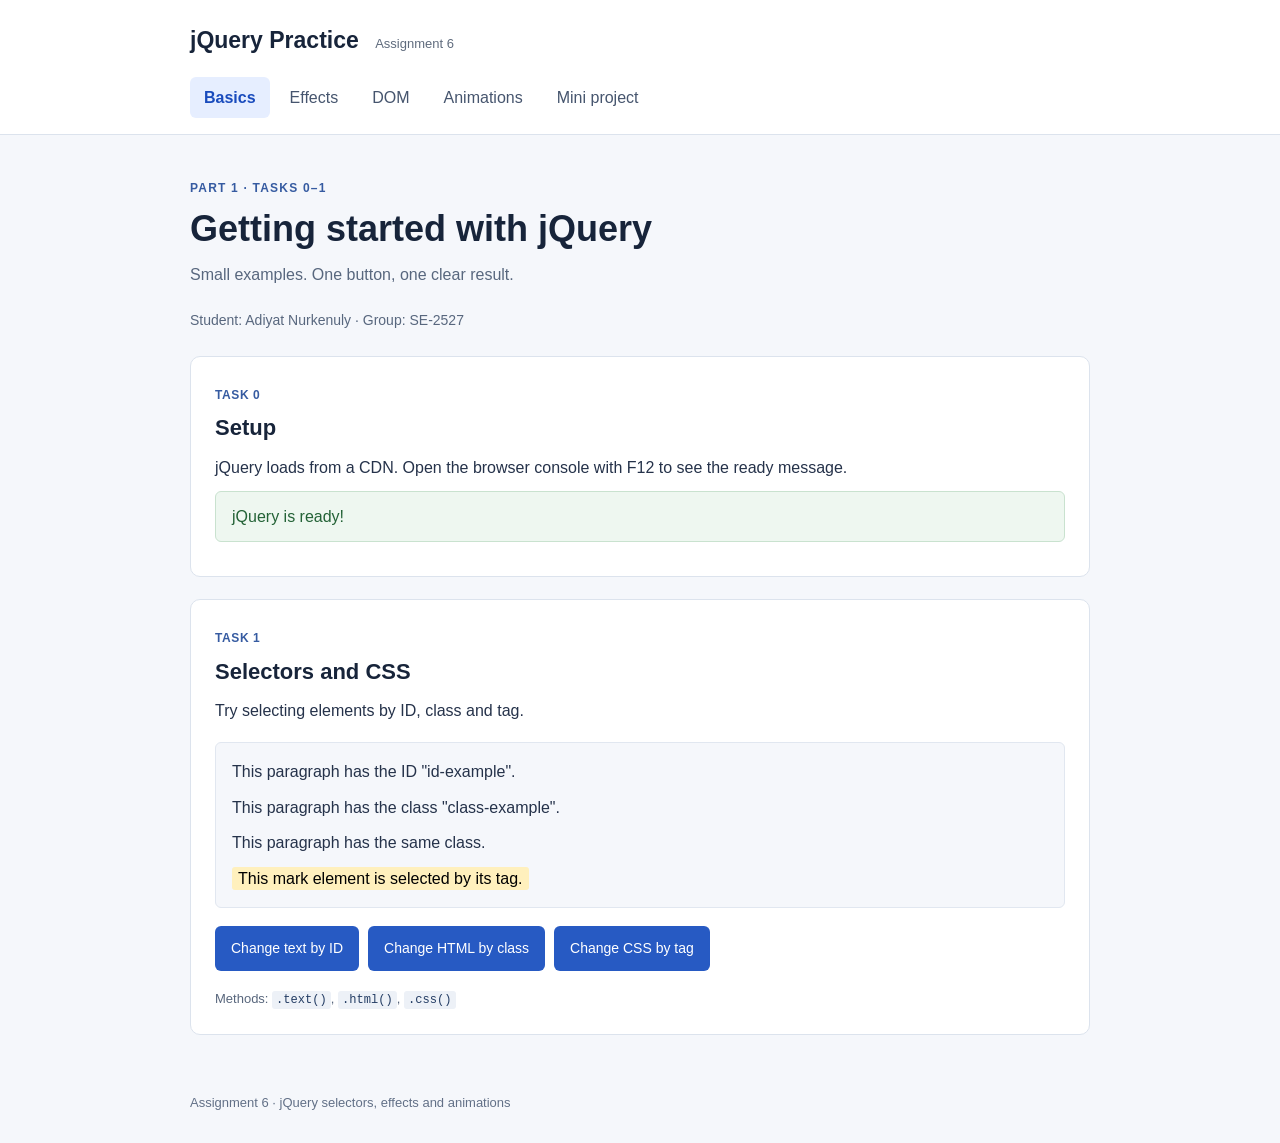
<file: index.html>
<!DOCTYPE html>
<html lang="en">
<head>
    <meta charset="UTF-8">
    <meta name="viewport" content="width=device-width, initial-scale=1.0">
    <meta name="description" content="Assignment 6: simple jQuery selectors, effects and animations.">
    <title>Basics | jQuery Assignment 6</title>
    <link rel="stylesheet" href="style.css">
</head>
<body>
    <header class="site-header">
        <div class="container">
            <a class="brand" href="index.html">jQuery Practice <span>Assignment 6</span></a>
            <nav aria-label="Main navigation">
                <a href="index.html" aria-current="page">Basics</a>
                <a href="effects.html">Effects</a>
                <a href="dom.html">DOM</a>
                <a href="animations.html">Animations</a>
                <a href="project.html">Mini project</a>
            </nav>
        </div>
    </header>

    <main class="container">
        <p class="eyebrow">PART 1 · TASKS 0–1</p>
        <h1>Getting started with jQuery</h1>
        <p class="intro">Small examples. One button, one clear result.</p>
        <p class="student">Student: Adiyat Nurkenuly · Group: SE-2527</p>

        <section class="card">
            <span class="task-label">Task 0</span>
            <h2>Setup</h2>
            <p>jQuery loads from a CDN. Open the browser console with F12 to see the ready message.</p>
            <p id="ready-status" class="status" role="status">Waiting for jQuery…</p>
        </section>

        <section class="card">
            <span class="task-label">Task 1</span>
            <h2>Selectors and CSS</h2>
            <p>Try selecting elements by ID, class and tag.</p>
            <div class="demo">
                <p id="id-example">This paragraph has the ID "id-example".</p>
                <p class="class-example">This paragraph has the class "class-example".</p>
                <p class="class-example">This paragraph has the same class.</p>
                <p><mark>This mark element is selected by its tag.</mark></p>
            </div>
            <div class="buttons">
                <button id="change-text" type="button">Change text by ID</button>
                <button id="change-html" type="button">Change HTML by class</button>
                <button id="change-style" type="button">Change CSS by tag</button>
            </div>
            <p class="hint">Methods: <code>.text()</code>, <code>.html()</code>, <code>.css()</code></p>
        </section>
    </main>

    <footer class="container">Assignment 6 · jQuery selectors, effects and animations</footer>
    <script src="https://code.jquery.com/jquery-3.7.1.min.js"></script>
    <script src="script.js"></script>
</body>
</html>
</file>
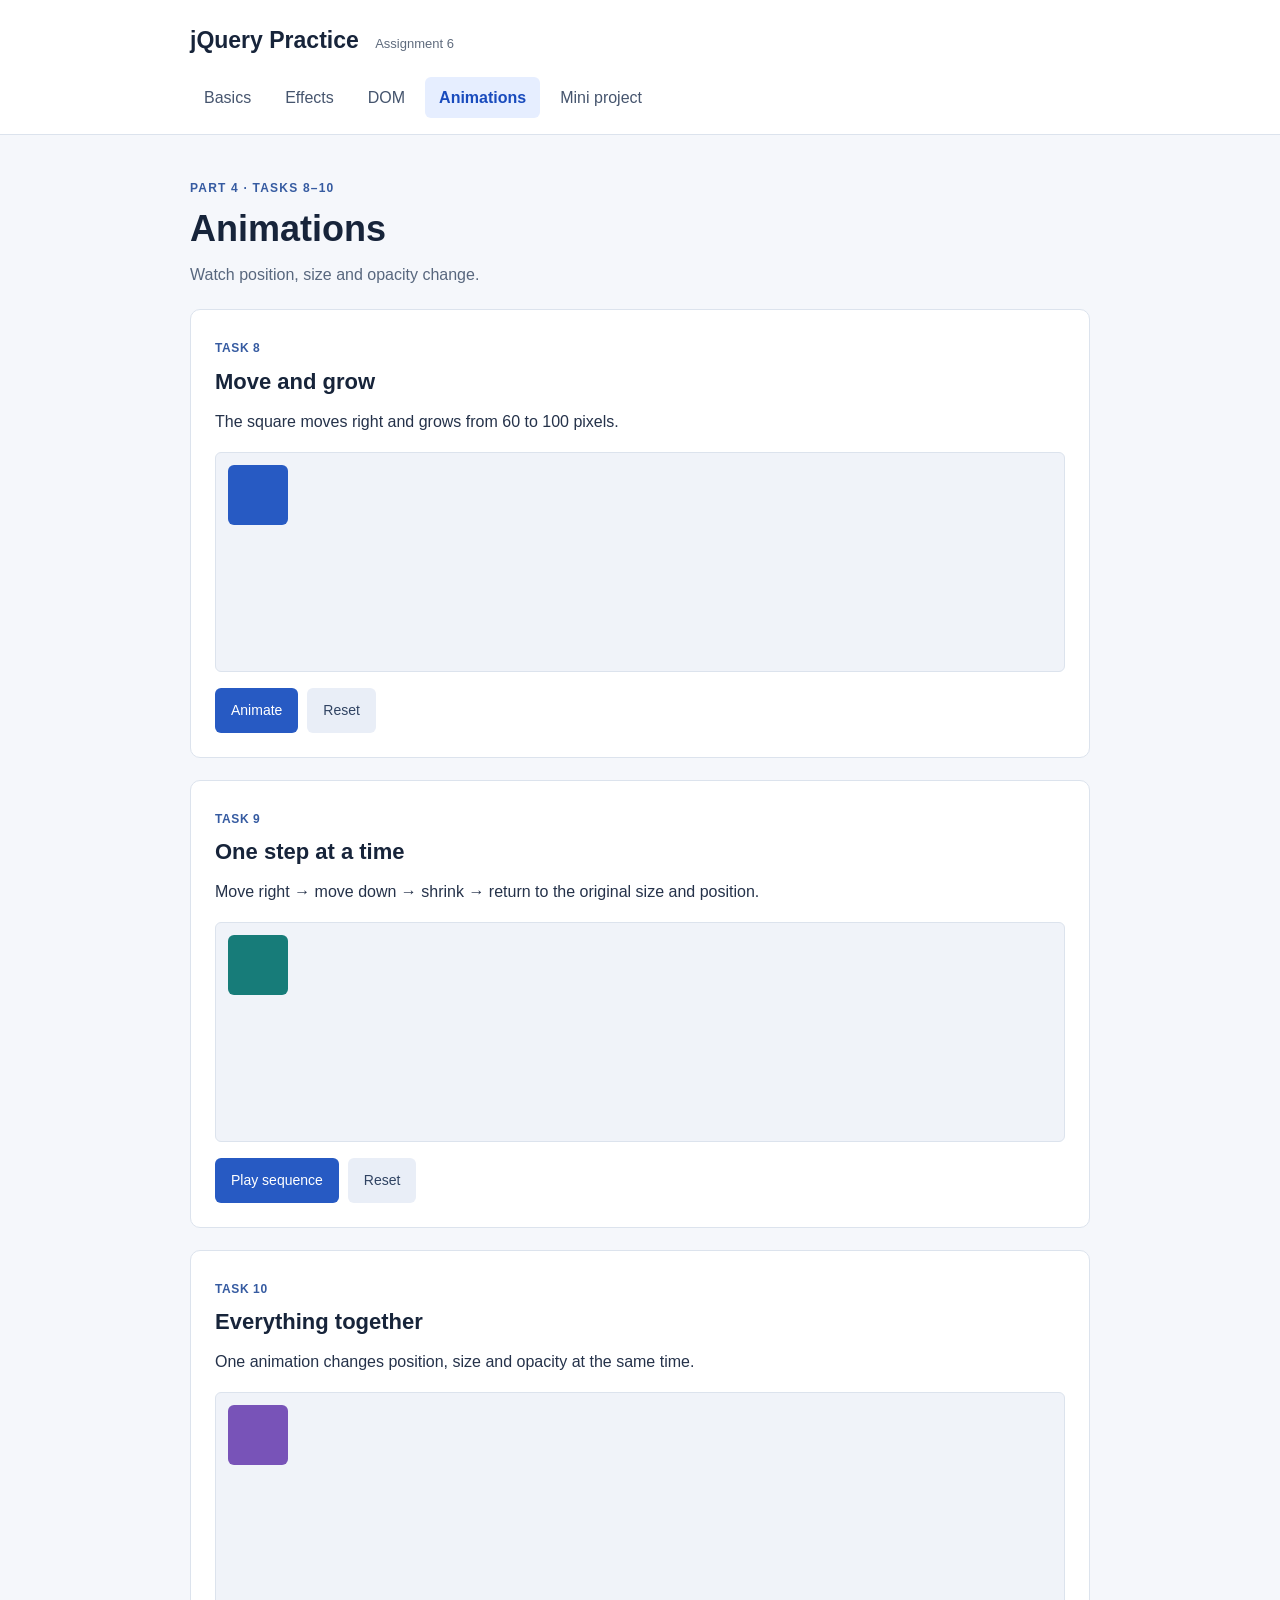
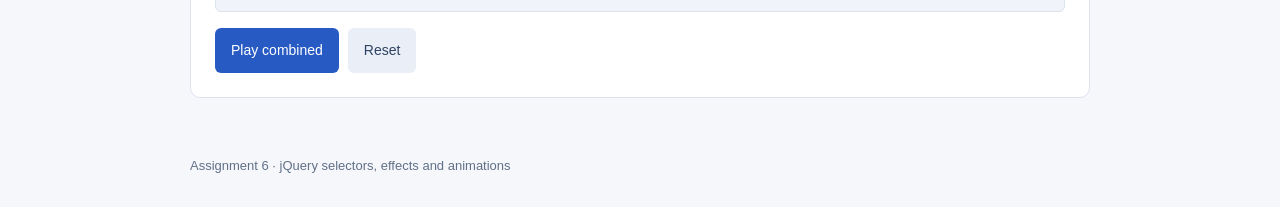
<file: animations.html>
<!DOCTYPE html>
<html lang="en">
<head>
    <meta charset="UTF-8">
    <meta name="viewport" content="width=device-width, initial-scale=1.0">
    <title>Animations | jQuery Assignment 6</title>
    <link rel="stylesheet" href="style.css">
</head>
<body>
    <header class="site-header">
        <div class="container">
            <a class="brand" href="index.html">jQuery Practice <span>Assignment 6</span></a>
            <nav aria-label="Main navigation">
                <a href="index.html">Basics</a>
                <a href="effects.html">Effects</a>
                <a href="dom.html">DOM</a>
                <a href="animations.html" aria-current="page">Animations</a>
                <a href="project.html">Mini project</a>
            </nav>
        </div>
    </header>

    <main class="container">
        <p class="eyebrow">PART 4 · TASKS 8–10</p>
        <h1>Animations</h1>
        <p class="intro">Watch position, size and opacity change.</p>

        <section class="card">
            <span class="task-label">Task 8</span>
            <h2>Move and grow</h2>
            <p>The square moves right and grows from 60 to 100 pixels.</p>
            <div class="animation-stage" aria-label="Basic animation area">
                <div id="basic-box" class="box" aria-label="Blue square"></div>
            </div>
            <div class="buttons">
                <button id="animate-basic" type="button">Animate</button>
                <button id="reset-basic" class="secondary" type="button">Reset</button>
            </div>
        </section>

        <section class="card">
            <span class="task-label">Task 9</span>
            <h2>One step at a time</h2>
            <p>Move right → move down → shrink → return to the original size and position.</p>
            <div class="animation-stage" aria-label="Sequential animation area">
                <div id="sequence-box" class="box teal" aria-label="Teal square"></div>
            </div>
            <div class="buttons">
                <button id="animate-sequence" type="button">Play sequence</button>
                <button id="reset-sequence" class="secondary" type="button">Reset</button>
            </div>
        </section>

        <section class="card">
            <span class="task-label">Task 10</span>
            <h2>Everything together</h2>
            <p>One animation changes position, size and opacity at the same time.</p>
            <div class="animation-stage" aria-label="Combined animation area">
                <div id="combined-box" class="box purple" aria-label="Purple square"></div>
            </div>
            <div class="buttons">
                <button id="animate-combined" type="button">Play combined</button>
                <button id="reset-combined" class="secondary" type="button">Reset</button>
            </div>
        </section>
    </main>

    <footer class="container">Assignment 6 · jQuery selectors, effects and animations</footer>
    <script src="https://code.jquery.com/jquery-3.7.1.min.js"></script>
    <script src="script.js"></script>
</body>
</html>
</file>
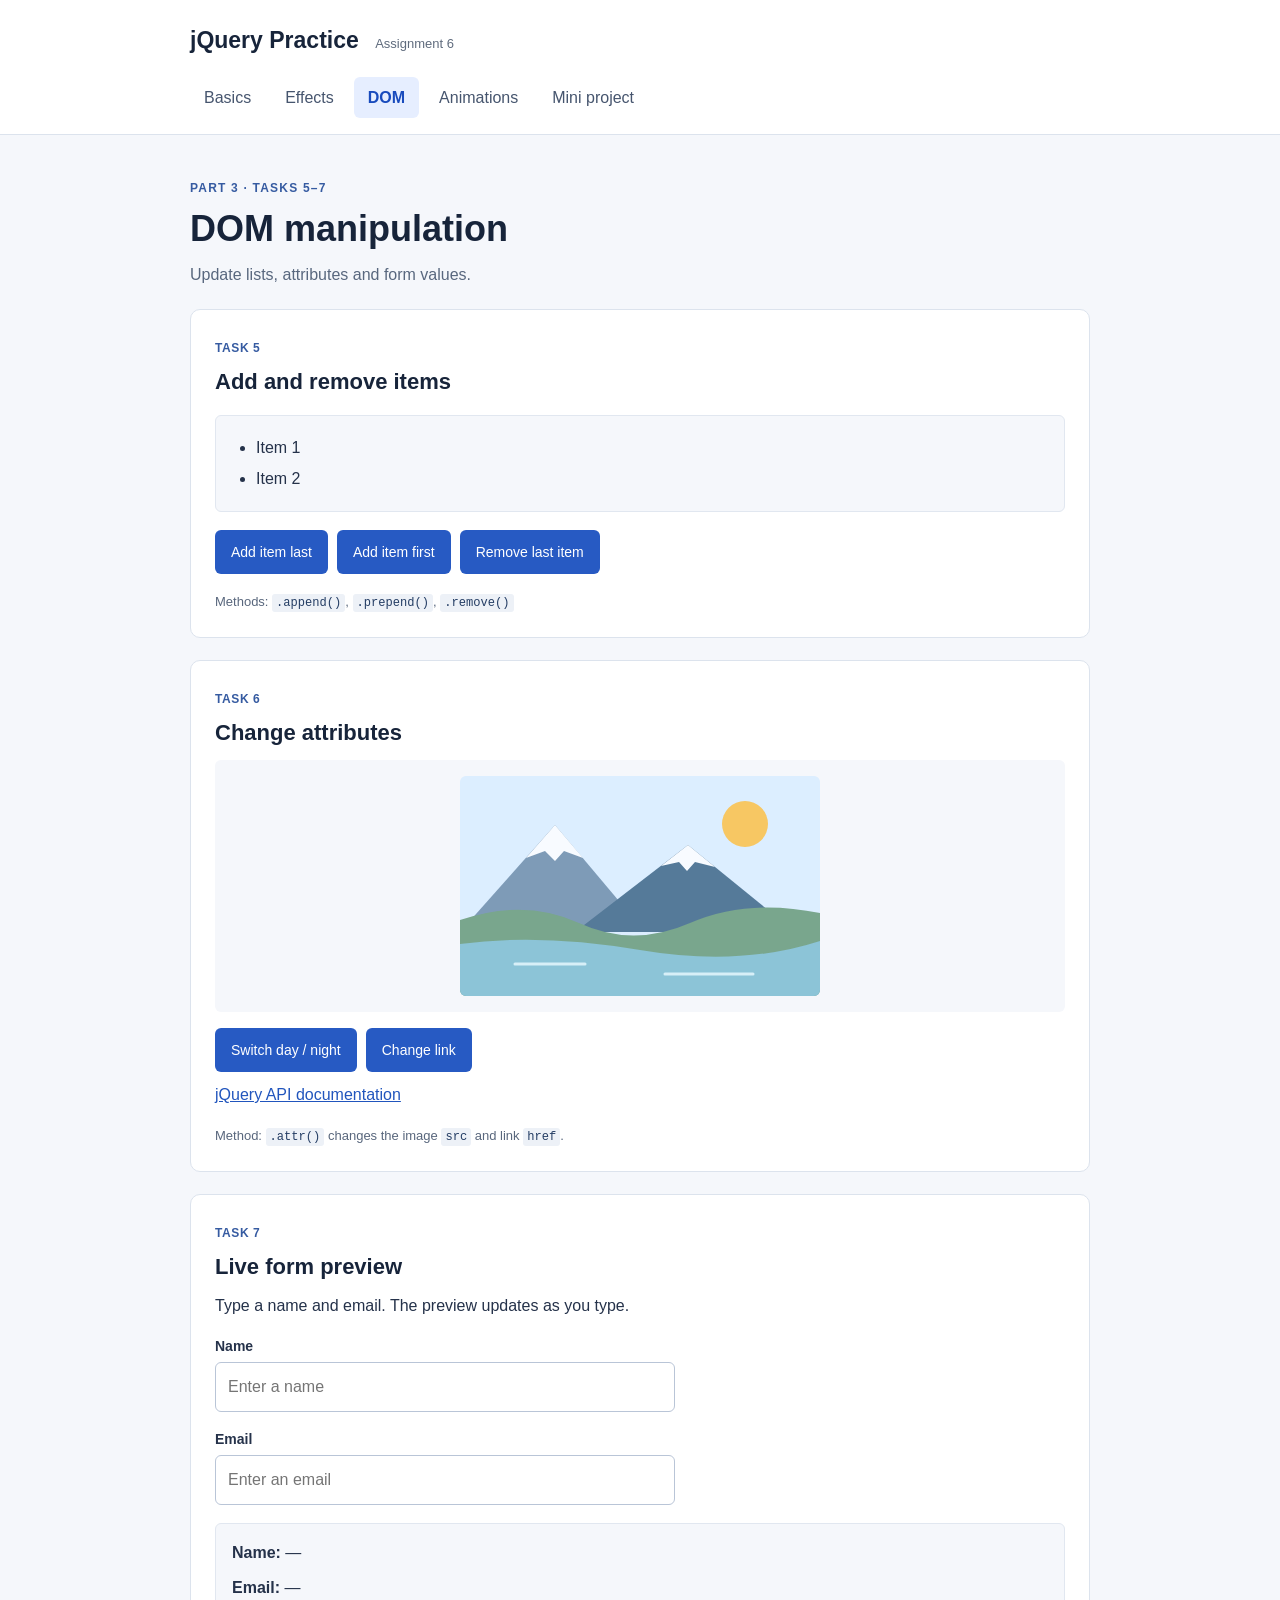
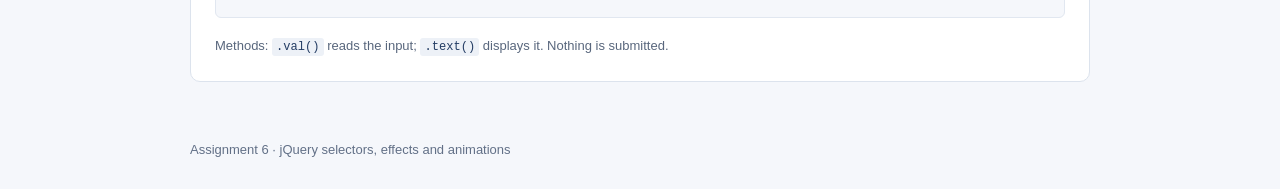
<file: dom.html>
<!DOCTYPE html>
<html lang="en">
<head>
    <meta charset="UTF-8">
    <meta name="viewport" content="width=device-width, initial-scale=1.0">
    <title>DOM | jQuery Assignment 6</title>
    <link rel="stylesheet" href="style.css">
</head>
<body>
    <header class="site-header">
        <div class="container">
            <a class="brand" href="index.html">jQuery Practice <span>Assignment 6</span></a>
            <nav aria-label="Main navigation">
                <a href="index.html">Basics</a>
                <a href="effects.html">Effects</a>
                <a href="dom.html" aria-current="page">DOM</a>
                <a href="animations.html">Animations</a>
                <a href="project.html">Mini project</a>
            </nav>
        </div>
    </header>

    <main class="container">
        <p class="eyebrow">PART 3 · TASKS 5–7</p>
        <h1>DOM manipulation</h1>
        <p class="intro">Update lists, attributes and form values.</p>

        <section class="card">
            <span class="task-label">Task 5</span>
            <h2>Add and remove items</h2>
            <ul id="item-list" class="demo item-list" aria-live="polite">
                <li>Item 1</li>
                <li>Item 2</li>
            </ul>
            <div class="buttons">
                <button id="add-last" type="button">Add item last</button>
                <button id="add-first" type="button">Add item first</button>
                <button id="remove-last" type="button">Remove last item</button>
            </div>
            <p class="hint">Methods: <code>.append()</code>, <code>.prepend()</code>, <code>.remove()</code></p>
        </section>

        <section class="card">
            <span class="task-label">Task 6</span>
            <h2>Change attributes</h2>
            <div class="image-stage">
                <img id="attribute-image" class="demo-image" src="images/day.svg" alt="Mountains and a lake on a sunny day" width="360" height="220">
            </div>
            <div class="buttons">
                <button id="change-image" type="button">Switch day / night</button>
                <button id="change-link" type="button">Change link</button>
            </div>
            <p><a id="resource-link" href="https://api.jquery.com/" target="_blank" rel="noopener noreferrer">jQuery API documentation</a></p>
            <p class="hint">Method: <code>.attr()</code> changes the image <code>src</code> and link <code>href</code>.</p>
        </section>

        <section class="card">
            <span class="task-label">Task 7</span>
            <h2>Live form preview</h2>
            <p>Type a name and email. The preview updates as you type.</p>
            <form id="profile-form">
                <label for="name-input">Name</label>
                <input id="name-input" name="name" type="text" placeholder="Enter a name" autocomplete="name">
                <label for="email-input">Email</label>
                <input id="email-input" name="email" type="email" placeholder="Enter an email" autocomplete="email">
            </form>
            <div class="demo live-preview" aria-live="polite">
                <p><strong>Name:</strong> <span id="name-output">—</span></p>
                <p><strong>Email:</strong> <span id="email-output">—</span></p>
            </div>
            <p class="hint">Methods: <code>.val()</code> reads the input; <code>.text()</code> displays it. Nothing is submitted.</p>
        </section>
    </main>

    <footer class="container">Assignment 6 · jQuery selectors, effects and animations</footer>
    <script src="https://code.jquery.com/jquery-3.7.1.min.js"></script>
    <script src="script.js"></script>
</body>
</html>
</file>
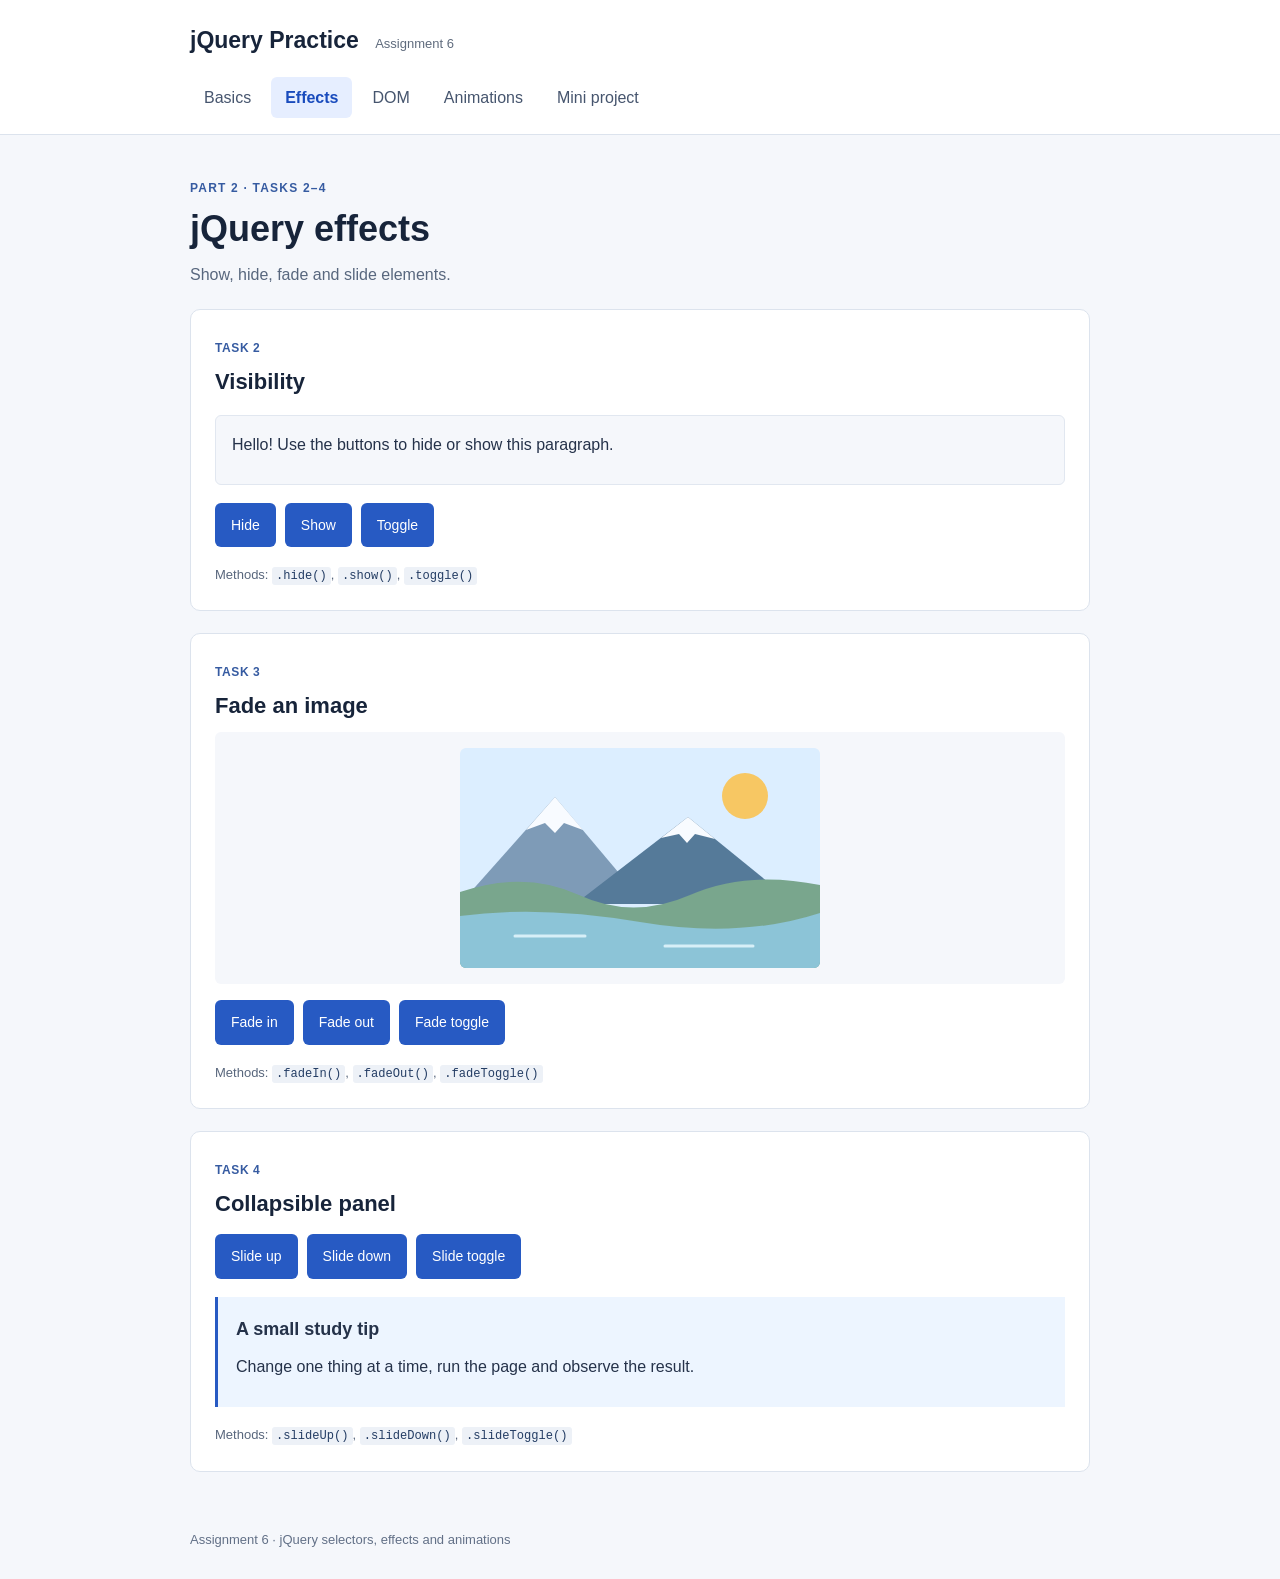
<file: effects.html>
<!DOCTYPE html>
<html lang="en">
<head>
    <meta charset="UTF-8">
    <meta name="viewport" content="width=device-width, initial-scale=1.0">
    <title>Effects | jQuery Assignment 6</title>
    <link rel="stylesheet" href="style.css">
</head>
<body>
    <header class="site-header">
        <div class="container">
            <a class="brand" href="index.html">jQuery Practice <span>Assignment 6</span></a>
            <nav aria-label="Main navigation">
                <a href="index.html">Basics</a>
                <a href="effects.html" aria-current="page">Effects</a>
                <a href="dom.html">DOM</a>
                <a href="animations.html">Animations</a>
                <a href="project.html">Mini project</a>
            </nav>
        </div>
    </header>

    <main class="container">
        <p class="eyebrow">PART 2 · TASKS 2–4</p>
        <h1>jQuery effects</h1>
        <p class="intro">Show, hide, fade and slide elements.</p>

        <section class="card">
            <span class="task-label">Task 2</span>
            <h2>Visibility</h2>
            <div class="demo">
                <p id="visibility-text">Hello! Use the buttons to hide or show this paragraph.</p>
            </div>
            <div class="buttons">
                <button id="hide-text" type="button">Hide</button>
                <button id="show-text" type="button">Show</button>
                <button id="toggle-text" type="button">Toggle</button>
            </div>
            <p class="hint">Methods: <code>.hide()</code>, <code>.show()</code>, <code>.toggle()</code></p>
        </section>

        <section class="card">
            <span class="task-label">Task 3</span>
            <h2>Fade an image</h2>
            <div class="image-stage">
                <img id="fade-image" class="demo-image" src="images/day.svg" alt="Mountains and a lake on a sunny day" width="360" height="220">
            </div>
            <div class="buttons">
                <button id="fade-in" type="button">Fade in</button>
                <button id="fade-out" type="button">Fade out</button>
                <button id="fade-toggle" type="button">Fade toggle</button>
            </div>
            <p class="hint">Methods: <code>.fadeIn()</code>, <code>.fadeOut()</code>, <code>.fadeToggle()</code></p>
        </section>

        <section class="card">
            <span class="task-label">Task 4</span>
            <h2>Collapsible panel</h2>
            <div class="buttons">
                <button id="slide-up" type="button">Slide up</button>
                <button id="slide-down" type="button">Slide down</button>
                <button id="slide-toggle" type="button">Slide toggle</button>
            </div>
            <div id="slide-panel" class="slide-panel">
                <h3>A small study tip</h3>
                <p>Change one thing at a time, run the page and observe the result.</p>
            </div>
            <p class="hint">Methods: <code>.slideUp()</code>, <code>.slideDown()</code>, <code>.slideToggle()</code></p>
        </section>
    </main>

    <footer class="container">Assignment 6 · jQuery selectors, effects and animations</footer>
    <script src="https://code.jquery.com/jquery-3.7.1.min.js"></script>
    <script src="script.js"></script>
</body>
</html>
</file>
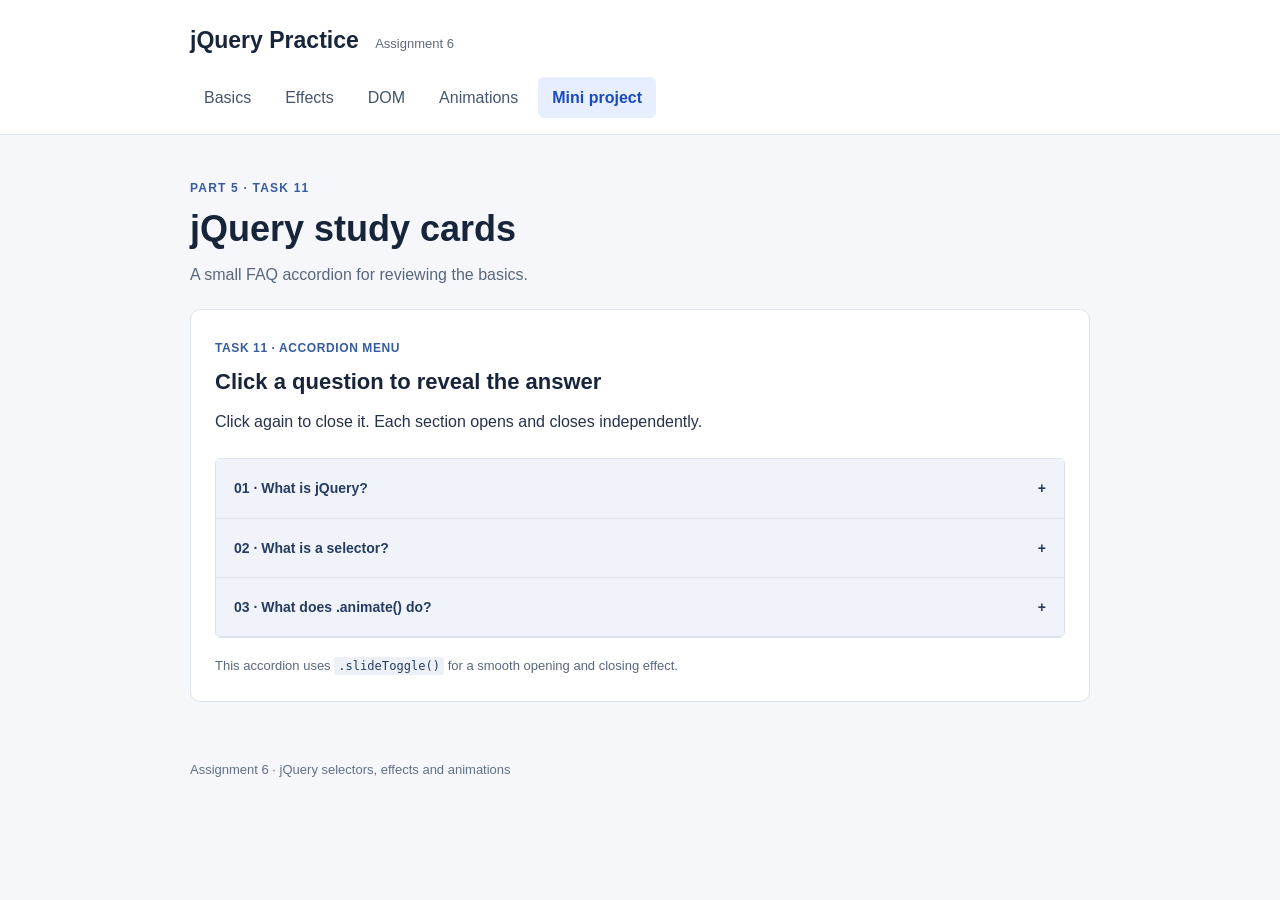
<file: project.html>
<!DOCTYPE html>
<html lang="en">
<head>
    <meta charset="UTF-8">
    <meta name="viewport" content="width=device-width, initial-scale=1.0">
    <title>Mini project | jQuery Assignment 6</title>
    <link rel="stylesheet" href="style.css">
</head>
<body>
    <header class="site-header">
        <div class="container">
            <a class="brand" href="index.html">jQuery Practice <span>Assignment 6</span></a>
            <nav aria-label="Main navigation">
                <a href="index.html">Basics</a>
                <a href="effects.html">Effects</a>
                <a href="dom.html">DOM</a>
                <a href="animations.html">Animations</a>
                <a href="project.html" aria-current="page">Mini project</a>
            </nav>
        </div>
    </header>

    <main class="container">
        <p class="eyebrow">PART 5 · TASK 11</p>
        <h1>jQuery study cards</h1>
        <p class="intro">A small FAQ accordion for reviewing the basics.</p>

        <section class="card">
            <span class="task-label">Task 11 · Accordion menu</span>
            <h2>Click a question to reveal the answer</h2>
            <p>Click again to close it. Each section opens and closes independently.</p>

            <div class="accordion">
                <h3>
                    <button id="question-1" class="accordion-button" type="button" aria-expanded="false" aria-controls="answer-1">01 · What is jQuery?</button>
                </h3>
                <div id="answer-1" class="accordion-panel" role="region" aria-labelledby="question-1">
                    <p>jQuery is a JavaScript library that simplifies selecting elements, handling events and changing a web page.</p>
                    <p>For example, a button can hide a paragraph with <code>.hide()</code>.</p>
                </div>

                <h3>
                    <button id="question-2" class="accordion-button" type="button" aria-expanded="false" aria-controls="answer-2">02 · What is a selector?</button>
                </h3>
                <div id="answer-2" class="accordion-panel" role="region" aria-labelledby="question-2">
                    <p>A selector tells jQuery which elements to work with.</p>
                    <p><code>$("#title")</code> selects an ID, <code>$(".item")</code> selects a class, and <code>$("p")</code> selects paragraph tags.</p>
                </div>

                <h3>
                    <button id="question-3" class="accordion-button" type="button" aria-expanded="false" aria-controls="answer-3">03 · What does .animate() do?</button>
                </h3>
                <div id="answer-3" class="accordion-panel" role="region" aria-labelledby="question-3">
                    <p><code>.animate()</code> gradually changes numeric CSS properties, such as width, height, left and opacity.</p>
                    <p>Several properties in one call change together. Chained calls run one after another by default.</p>
                </div>
            </div>
            <p class="hint">This accordion uses <code>.slideToggle()</code> for a smooth opening and closing effect.</p>
        </section>
    </main>

    <footer class="container">Assignment 6 · jQuery selectors, effects and animations</footer>
    <script src="https://code.jquery.com/jquery-3.7.1.min.js"></script>
    <script src="script.js"></script>
</body>
</html>
</file>
<file: style.css>
* { box-sizing: border-box; }

body {
    margin: 0;
    background: #f5f7fb;
    color: #25324a;
    font-family: Arial, sans-serif;
    font-size: 16px;
    line-height: 1.6;
}

.container { width: min(100% - 32px, 900px); margin: 0 auto; }
.site-header { background: #fff; border-bottom: 1px solid #dce3ed; }
.site-header .container { padding: 22px 0 16px; }
.brand { color: #17243a; font-size: 23px; font-weight: bold; text-decoration: none; }
.brand span { color: #5f6b7d; font-size: 13px; font-weight: normal; margin-left: 10px; }
nav { display: flex; flex-wrap: wrap; gap: 6px; margin-top: 18px; }
nav a { padding: 8px 14px; border-radius: 6px; color: #46556e; text-decoration: none; }
nav a:hover { background: #edf2fa; }
nav a[aria-current="page"] { background: #e6eeff; color: #194bbd; font-weight: bold; }
main { padding-top: 34px; padding-bottom: 20px; }
.eyebrow { color: #365ba1; font-size: 12px; font-weight: bold; letter-spacing: 1.2px; margin-bottom: 8px; }
h1 { color: #17243a; font-size: clamp(27px, 5vw, 36px); line-height: 1.2; margin: 0 0 12px; }
h2 { color: #17243a; font-size: 22px; line-height: 1.3; margin: 8px 0 12px; }
h3 { font-size: 18px; margin: 0 0 8px; }
p { margin: 10px 0; }
.intro { color: #58677e; margin-bottom: 22px; }
.student { color: #58677e; font-size: 14px; margin-bottom: 24px; }
.card { background: #fff; border: 1px solid #dce3ed; border-radius: 10px; padding: 24px; margin-bottom: 22px; }
.task-label { color: #365ba1; font-size: 12px; font-weight: bold; text-transform: uppercase; letter-spacing: 0.6px; }
.demo { background: #f5f7fb; border: 1px solid #e1e7f0; border-radius: 6px; padding: 16px; min-height: 70px; margin: 18px 0; }
.demo p:first-child { margin-top: 0; }
.demo p:last-child { margin-bottom: 0; }
.hint { color: #59677d; font-size: 13px; margin: 18px 0 0; }
code { background: #edf1f7; color: #243d64; border-radius: 3px; padding: 2px 4px; font-size: 0.93em; }
mark { background: #fff0bd; padding: 3px 6px; border-radius: 3px; }
a { color: #2155bd; }
footer { padding: 16px 0 30px; color: #627087; font-size: 13px; }

.buttons { display: flex; flex-wrap: wrap; gap: 9px; margin-top: 16px; }
button { background: #275ac3; color: #fff; border: 0; border-radius: 6px; padding: 11px 16px; font: inherit; font-size: 14px; cursor: pointer; }
button:hover { background: #1c469e; }
button.secondary { background: #e9eef7; color: #304362; }
button.secondary:hover { background: #dce5f3; }
a:focus-visible, button:focus-visible, input:focus-visible { outline: 3px solid #d48c0e; outline-offset: 3px; }
label { display: block; margin: 16px 0 5px; font-weight: bold; font-size: 14px; }
input { width: 100%; max-width: 460px; display: block; padding: 11px 12px; border: 1px solid #b9c5d7; border-radius: 6px; font: inherit; }
.live-preview { overflow-wrap: anywhere; }
.status { background: #eef7f0; color: #236236; border: 1px solid #c9e2cf; border-radius: 6px; padding: 12px 16px; }

.image-stage { background: #f5f7fb; border-radius: 6px; min-height: 252px; padding: 16px; display: flex; justify-content: center; align-items: center; }
.demo-image { display: block; width: 360px; max-width: 100%; height: auto; border-radius: 6px; }
.slide-panel { background: #edf5ff; border-left: 3px solid #275ac3; padding: 18px; margin-top: 18px; }
.item-list { padding-left: 40px; }
.item-list li { padding: 3px 0; }

.animation-stage { position: relative; height: 220px; background: #f0f3f9; border: 1px solid #dce3ed; border-radius: 6px; overflow: hidden; margin-top: 18px; }
.box { position: absolute; left: 12px; top: 12px; width: 60px; height: 60px; background: #275ac3; border-radius: 6px; }
.box.teal { background: #177c79; }
.box.purple { background: #7853b8; }

.accordion { margin-top: 24px; border: 1px solid #dce3ed; border-radius: 6px; overflow: hidden; }
.accordion h3 { margin: 0; }
.accordion-button { display: block; width: 100%; text-align: left; border-radius: 0; background: #f0f4fa; color: #253c60; padding: 18px; border-bottom: 1px solid #dce3ed; font-weight: bold; }
.accordion-button:hover, .accordion-button[aria-expanded="true"] { background: #e4edfc; }
.accordion-button::after { content: "+"; float: right; margin-left: 10px; }
.accordion-button[aria-expanded="true"]::after { content: "−"; }
.accordion-panel { display: none; padding: 8px 18px 14px; border-bottom: 1px solid #dce3ed; }
.accordion-panel:last-child { border-bottom: 0; }

@media (max-width: 600px) {
    .card { padding: 18px; }
    nav a { padding: 8px 10px; font-size: 14px; }
    .brand span { display: block; margin-left: 0; }
}
</file>
